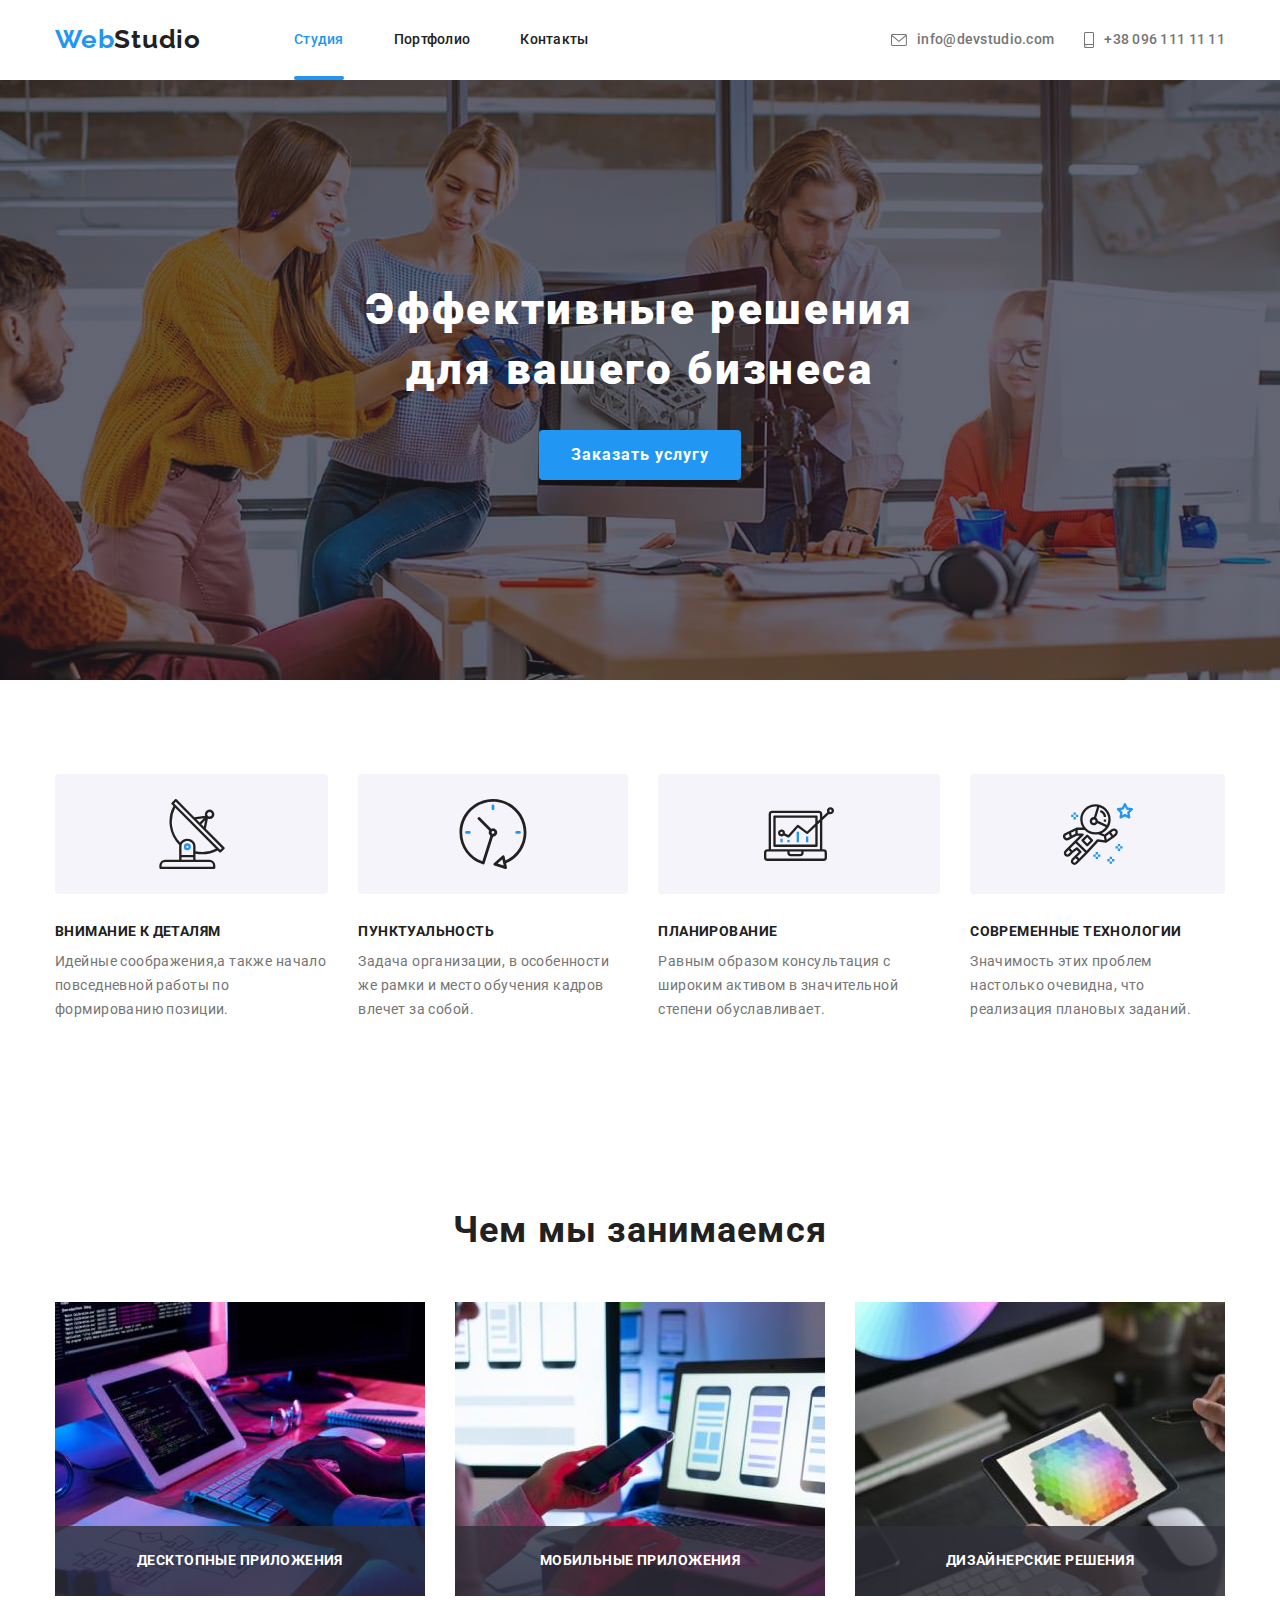
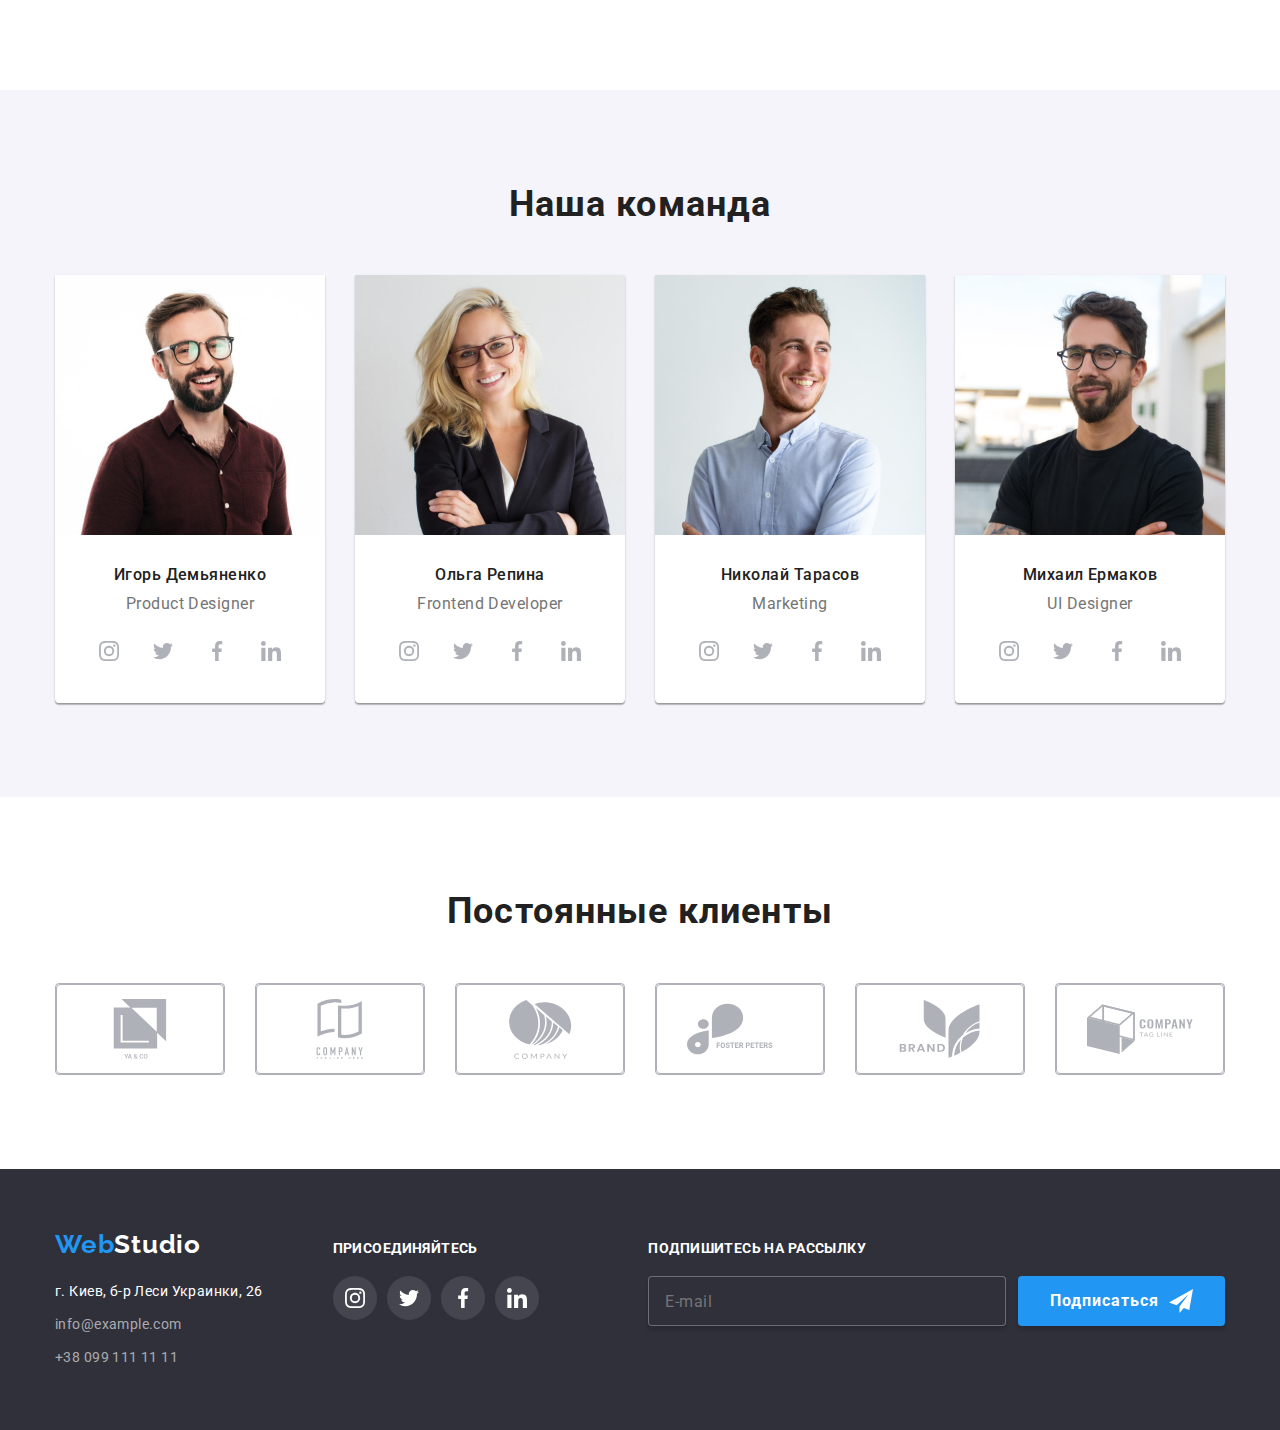
<file: index.html>
<!DOCTYPE html>
<html lang="en">
	<head>
		<meta charset="UTF-8" />
		<meta http-equiv="X-UA-Compatible" content="IE=edge" />
		<meta name="viewport" content="width=device-width, initial-scale=1.0" />
		<title>Webstudio</title>
		 <link rel="preconnect" href="https://fonts.googleapis.com" />
		<link rel="preconnect" href="https://fonts.gstatic.com" crossorigin />
		<link
			href="https://fonts.googleapis.com/css2?family=Raleway:wght@700&family=Roboto:wght@400;500;700;900&display=swap"
			rel="stylesheet"
		/>
		<link
			rel="stylesheet"
			href="https://cdnjs.cloudflare.com/ajax/libs/modern-normalize/1.1.0/modern-normalize.min.css"
		/>
		<link rel="stylesheet" href="./css/styles.css" />
		<link
		rel="stylesheet"
		href="https://cdnjs.cloudflare.com/ajax/libs/animate.css/4.1.1/animate.min.css"
	  /> 
	</head>

	<body>
		<!-- Хэдер -->
		<header>
			<div class="container main-nav">
				<nav class="menu-nav">
					<a class="logo animate__animated animate__flip " href="">Web<span class="logo-first">Studio</span> </a>
					<ul class="menu">
						<li class="menu-item">
							<a class="menu-link current" href="">Студия</a>
						</li>
						<li class="menu-item">
							<a class="menu-link" href="./portfolio.html">Портфолио</a>
						</li>
						<li class="menu-item"><a class="menu-link" href="">Контакты</a></li>
					</ul>
				</nav>
				<div class="header-contacts">
					<ul class="contacts">
						<li class="contacts-item">
							<a class="contacts-link" href="mailto:info@devstudio.com">
								<svg class="contacts-link-icon" width="16" height="12">
									<use href="./images/icon.svg#icon-envelope"></use>
								</svg>
								info@devstudio.com
							</a>
						</li>
						<li class="contacts-item icon-smartphone">
							<a class="contacts-link" href="tel:+380961111111">
								<svg class="contacts-link-icon" width="10" height="16">
									<use href="./images/icon.svg#icon-smartphone"></use>
								</svg>
								+38 096 111 11 11
							</a>
						</li>
					</ul>
				</div>
			</div>
		</header>

		<main>
			<!-- Герой -->
			<section class="hero">
				<div class="container">
					<h1 class="hero-title" lang="ru">
						Эффективные решения <br />
						для вашего бизнеса
					</h1>
					<button data-modal-open class="hero-button" type="button">
						Заказать услугу
					</button>
				</div>
			</section>
			<!-- Секция выгода -->
			<section class="section">
				<div class="container">
					<h2 class="visually-hidden">Преимущества компании</h2>
					<ul class="benefits">
						<li class="benefits-item">
							<div class="benefits-image">
								<svg class="benefits-icon" width="70" height="70">
									<use href="./images/icon.svg#icon-antenna"></use>
								</svg>
							</div>
							<h3 class="benefits-title" lang="ru">Внимание к деталям</h3>
							<p class="benefits-text" lang="ru">
								Идейные соображения,а также начало повседневной работы по
								формированию позиции.
							</p>
						</li>
						<li class="benefits-item">
							<div class="benefits-image">
								<svg class="benefits-icon" width="70" height="70">
									<use href="./images/icon.svg#icon-clock"></use>
								</svg>
							</div>
							<h3 class="benefits-title" lang="ru">Пунктуальность</h3>
							<p class="benefits-text" lang="ru">
								Задача организации, в особенности же рамки и место обучения
								кадров влечет за собой.
							</p>
						</li>
						<li class="benefits-item">
							<div class="benefits-image">
								<svg class="benefits-icon" width="70" height="70">
									<use href="./images/icon.svg#icon-diagram"></use>
								</svg>
							</div>
							<h3 class="benefits-title" lang="ru">Планирование</h3>
							<p class="benefits-text" lang="ru">
								Равным образом консультация с широким активом в значительной
								степени обуславливает.
							</p>
						</li>
						<li class="benefits-item">
							<div class="benefits-image">
								<svg class="benefits-icon" width="70" height="70">
									<use href="./images/icon.svg#icon-astronaut"></use>
								</svg>
							</div>
							<h3 class="benefits-title" lang="ru">Современные технологии</h3>
							<p class="benefits-text" lang="ru">
								Значимость этих проблем настолько очевидна, что реализация
								плановых заданий.
							</p>
						</li>
					</ul>
				</div>
			</section>
			<!-- Вид деятельности -->
			<section class="section">
				<div class="container">
					<h2 class="classes">Чем мы занимаемся</h2>
					<ul class="classes-item">
						<li class="classes-img">
							<div class="classes-tumb">
								<img
									src="./images/img1.jpg"
									alt="Working with loops"
									width="370"
									height="294"
								/>
								<p class="classes-label">Десктопные приложения</p>
							</div>
						</li>
						<li class="classes-img">
							<div class="classes-tumb">
								<img
									src="./images/img2.jpg"
									alt="Working on mobile applications"
									width="370"
									height="294"
								/>
								<p class="classes-label">Мобильные приложения</p>
							</div>
						</li>
						<li class="classes-img">
							<div class="classes-tumb">
								<img
									src="./images/img3.jpg"
									alt="Working with color picking"
									width="370"
									height="294"
								/>
								<p class="classes-label">Дизайнерские решения</p>
							</div>
						</li>
					</ul>
				</div>
			</section>
			<!-- Команда -->
			<section class="section commands">
				<div class="container">
					<h2 class="command">Наша команда</h2>
					<ul class="command-name">
						<li class="command-img">
							<img
								src="./images/Igor.jpg"
								alt="Igor"
								width="270"
								height="260"
							/>
							<div class="command-selector">
								<h3 class="command-name-title" lang="ru">Игорь Демьяненко</h3>
								<p class="command-name-text">Product Designer</p>
								<ul class="social">
									<li class="social-item">
										<a class="social-link social-inversed" href="#instagram">
											<svg class="social-icon" width="20" height="20">
												<use href="./images/icon.svg#icon-instagram"></use>
											</svg>
										</a>
									</li>
									<li class="social-item">
										<a class="social-link social-inversed" href="#twitter">
											<svg class="social-icon" width="20" height="20">
												<use href="./images/icon.svg#icon-twitter"></use>
											</svg>
										</a>
									</li>
									<li class="social-item">
										<a class="social-link social-inversed" href="#facebook">
											<svg class="social-icon" width="20" height="20">
												<use href="./images/icon.svg#icon-facebook"></use>
											</svg>
										</a>
									</li>
									<li class="social-item">
										<a class="social-link social-inversed" href="#in">
											<svg class="social-icon" width="20" height="20">
												<use href="./images/icon.svg#icon-in"></use>
											</svg>
										</a>
									</li>
								</ul>
							</div>
						</li>

						<li class="command-img">
							<img
								src="./images/Olga.jpg"
								alt="Olga"
								width="270"
								height="260"
							/>
							<div class="command-selector">
								<h3 class="command-name-title" lang="ru">Ольга Репина</h3>
								<p class="command-name-text">Frontend Developer</p>
								<ul class="social">
									<li class="social-item">
										<a class="social-link social-inversed" href="#instagram">
											<svg class="social-icon" width="20" height="20">
												<use href="./images/icon.svg#icon-instagram"></use>
											</svg>
										</a>
									</li>
									<li class="social-item">
										<a class="social-link social-inversed" href="#twitter">
											<svg class="social-icon" width="20" height="20">
												<use href="./images/icon.svg#icon-twitter"></use>
											</svg>
										</a>
									</li>
									<li class="social-item">
										<a class="social-link social-inversed" href="#facebook">
											<svg class="social-icon" width="20" height="20">
												<use href="./images/icon.svg#icon-facebook"></use>
											</svg>
										</a>
									</li>
									<li class="social-item">
										<a class="social-link social-inversed" href="#in">
											<svg class="social-icon" width="20" height="20">
												<use href="./images/icon.svg#icon-in"></use>
											</svg>
										</a>
									</li>
								</ul>
							</div>
						</li>

						<li class="command-img">
							<img
								src="./images/Nikolay.jpg"
								alt="Nikolay"
								width="270"
								height="260"
							/>
							<div class="command-selector">
								<h3 class="command-name-title" lang="ru">Николай Тарасов</h3>
								<p class="command-name-text">Marketing</p>
								<p></p>
								<ul class="social">
									<li class="social-item">
										<a class="social-link social-inversed" href="#instagram">
											<svg class="social-icon" width="20" height="20">
												<use href="./images/icon.svg#icon-instagram"></use>
											</svg>
										</a>
									</li>
									<li class="social-item">
										<a class="social-link social-inversed" href="#twitter">
											<svg class="social-icon" width="20" height="20">
												<use href="./images/icon.svg#icon-twitter"></use>
											</svg>
										</a>
									</li>
									<li class="social-item">
										<a class="social-link social-inversed" href="#facebook">
											<svg class="social-icon" width="20" height="20">
												<use href="./images/icon.svg#icon-facebook"></use>
											</svg>
										</a>
									</li>
									<li class="social-item">
										<a class="social-link social-inversed" href="#in">
											<svg class="social-icon" width="20" height="20">
												<use href="./images/icon.svg#icon-in"></use>
											</svg>
										</a>
									</li>
								</ul>
							</div>
						</li>

						<li class="command-img">
							<img
								src="./images/Michail.jpg"
								alt="Michail"
								width="270"
								height="260"
							/>
							<div class="command-selector">
								<h3 class="command-name-title" lang="ru">Михаил Ермаков</h3>
								<p class="command-name-text">UI Designer</p>
								<ul class="social">
									<li class="social-item">
										<a class="social-link social-inversed" href="#instagram">
											<svg class="social-icon" width="20" height="20">
												<use href="./images/icon.svg#icon-instagram"></use>
											</svg>
										</a>
									</li>
									<li class="social-item">
										<a class="social-link social-inversed" href="#twitter">
											<svg class="social-icon" width="20" height="20">
												<use href="./images/icon.svg#icon-twitter"></use>
											</svg>
										</a>
									</li>
									<li class="social-item">
										<a class="social-link social-inversed" href="#facebook">
											<svg class="social-icon" width="20" height="20">
												<use href="./images/icon.svg#icon-facebook"></use>
											</svg>
										</a>
									</li>
									<li class="social-item">
										<a class="social-link social-inversed" href="#in">
											<svg class="social-icon" width="20" height="20">
												<use href="./images/icon.svg#icon-in"></use>
											</svg>
										</a>
									</li>
								</ul>
							</div>
						</li>
					</ul>
				</div>
			</section>
			<!-- Клиенты -->
			<section class="section">
				<div class="container">
					<h2 class="clients">Постоянные клиенты</h2>
					<ul class="clients-permanent">
						<li class="clients-item">
							<a class="clients-link" href="">
								<svg class="clients-link-icon">
									<use href="./images/icon.svg#icon-yaco"></use>
								</svg>
							</a>
						</li>

						<li class="clients-item">
							<a class="clients-link" href="">
								<svg class="clients-link-icon">
									<use href="./images/icon.svg#icon-companyone"></use>
								</svg>
							</a>
						</li>

						<li class="clients-item">
							<a class="clients-link" href="">
								<svg class="clients-link-icon">
									<use href="./images/icon.svg#icon-companytwo"></use>
								</svg>
							</a>
						</li>

						<li class="clients-item">
							<a class="clients-link" href="">
								<svg class="clients-link-icon">
									<use href="./images/icon.svg#icon-fosters"></use>
								</svg>
							</a>
						</li>

						<li class="clients-item">
							<a class="clients-link" href="">
								<svg class="clients-link-icon">
									<use href="./images/icon.svg#icon-brand"></use>
								</svg>
							</a>
						</li>

						<li class="clients-item">
							<a class="clients-link" href="">
								<svg class="clients-link-icon">
									<use href="./images/icon.svg#icon-companythree"></use>
								</svg>
							</a>
						</li>
					</ul>
				</div>
			</section>
		</main>
		<!-- Футер -->
		<footer class="footer">
			<div class="container footer-main">
				
					<div class="footer-address">
						<a class="logo" href=""
							>Web<span class="logo-second">Studio</span></a
						>
						<address class="address">
						<ul class="footer-nav">
							<li class="footer-nav-item">
								<a
									class="footer-nav-link"
									href="https://goo.gl/maps/Tve16uMiMmE9oABs9"
									target="_blank"
									rel="noopener noreferrer"
									lang="ru"
								>
									г. Киев, б-р Леси Украинки, 26
								</a>
							</li>
							<li class="footer-nav-item">
								<a class="footer-nav-links" href="mailto:info@example.com"
									>info@example.com</a
								>
							</li>
							<li class="footer-nav-item">
								<a class="footer-nav-links" href="tel:+380991111111"
									>+38 099 111 11 11</a
								>
							</li>
						</ul>

					</address>
					</div>
					<div>
						<p class="join-title">присоединяйтесь</p>
						<ul class="join">
							<li class="social-item">
								<a class="social-link social-link-inversed" href="#instagram">
									<svg class="social-icon" width="20" height="20">
										<use href="./images/icon.svg#icon-instagram"></use>
									</svg>
								</a>
							</li>
							<li class="social-item">
								<a class="social-link social-link-inversed" href="#twitter">
									<svg class="social-icon" width="20" height="20">
										<use href="./images/icon.svg#icon-twitter"></use>
									</svg>
								</a>
							</li>
							<li class="social-item">
								<a class="social-link social-link-inversed" href="#facebook">
									<svg class="social-icon" width="20" height="20">
										<use href="./images/icon.svg#icon-facebook"></use>
									</svg>
								</a>
							</li>
							<li class="social-item">
								<a class="social-link social-link-inversed" href="#in">
									<svg class="social-icon" width="20" height="20">
										<use href="./images/icon.svg#icon-in"></use>
									</svg>
								</a>
							</li>
						</ul>
					</div>
				
				<form class="subscribe">
					<label class="subscribe-email">
						<span class="subscribe-title">Подпишитесь на рассылку</span>
						<input class="subscribe-input" type="email" name="subscribe-email" placeholder="E-mail">
					</label>
					<button class="subscribe-button subscribe-btn" type="submit">
						Подписаться
						<svg class="subscribe-icon" width="24" height="24">
							<use href="./images/icon.svg#icon-subscribe"></use>
						</svg>
					</button>
				</form>
			</div>
		</footer>
		<!-- Модальное окно -->
		<div class="backdrop is-hidden" data-modal>
			<div class="modal">
				<p class="modal-text">Оставьте свои данные, мы вам перезвоним</p>
				<form class="form">
					
						<div class="form-field">
							<label for="name" class="form-label">Имя</label>
							<input class="form-input" type="text" name="name" id="name" required />
							<svg class="form-icon" width="18" height="18">
								<use href="./images/icon.svg#icon-person"></use>
							</svg>
						</div>

						<div class="form-field">
							<label for="tel" class="form-label">Телефон</label>
							<input class="form-input" type="tel" name="tel" id="tel" required/>
							<svg class="form-icon" width="18" height="18">
								<use href="./images/icon.svg#icon-phone-number"></use>
							</svg>
						</div>

						<div class="form-field">
							<label for="mail" class="form-label">Почта</label>
							<input class="form-input" type="email" name="mail" id="mail" />
							<svg class="form-icon" width="18" height="18">
								<use href="./images/icon.svg#icon-email-black"></use>
							</svg>
						</div>

						<div class="form-field">
							<label class="form-label" for="comment">Комментарий</label>
							<textarea
								class="textarea"
								name="comment"
								id="comment"
								rows="7"
								placeholder="Введите текст"
							></textarea>
						</div>
					

					<label class="checkbox-label">
						<input type="checkbox" name="checkbox" class="checkbox-label-input visually-hidden">
						<span class="checkbox-label-icon"></span>
						<span class="checkbox-label-text">
						  Соглашаюсь с рассылкой и принимаю
						  <a href="#" class="checkbox-label-link">
							Условия договора
						  </a>
						</span>
					  </label>
					
					<button class="submit-button" type="submit">Отправить</button>

					<button class="backdrop-btn-close" data-modal-close>
						<svg class="" width="11" height="11">
							<use href="./images/icon.svg#icon-close"></use>
						</svg>
					</button>
				</form>
			</div>
		</div>
		<!-- Скрипт модального окна -->
		<script src="./js/modal.js"></script>
	</body>
</html>
</file>
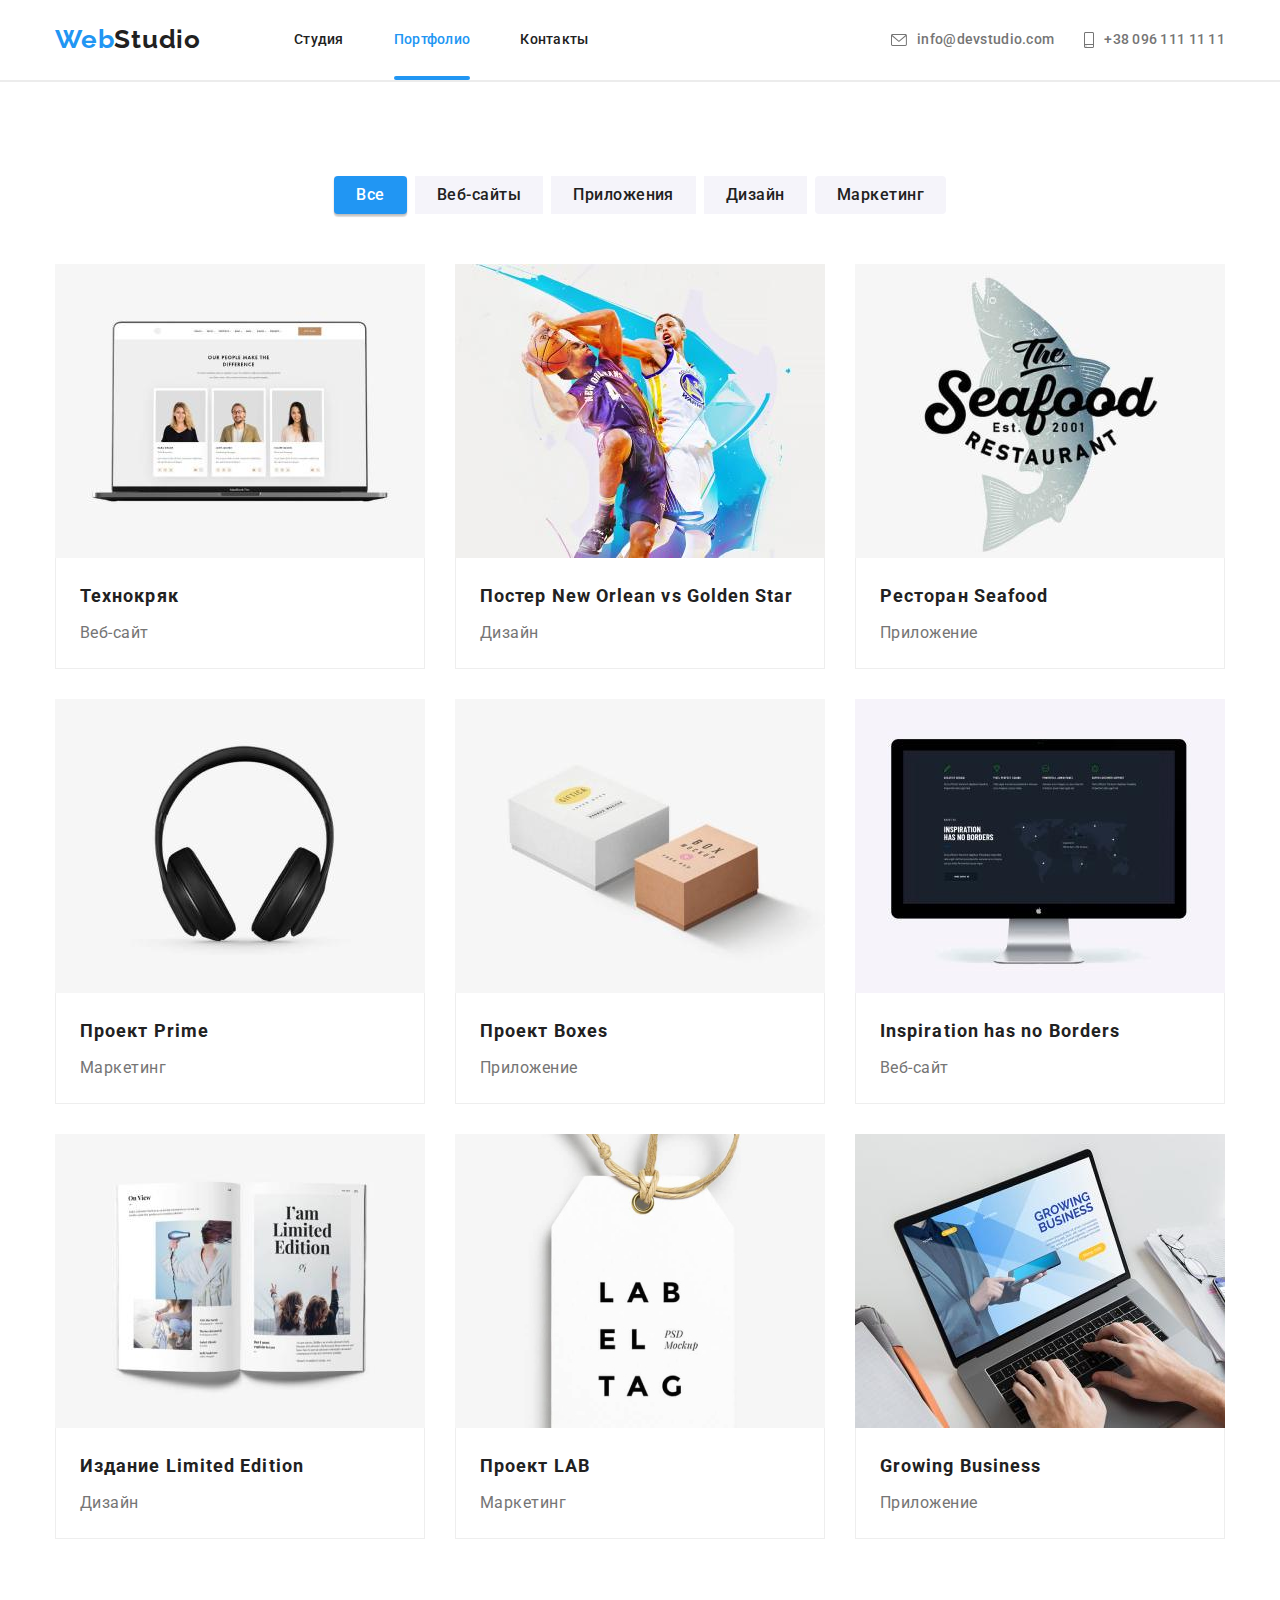
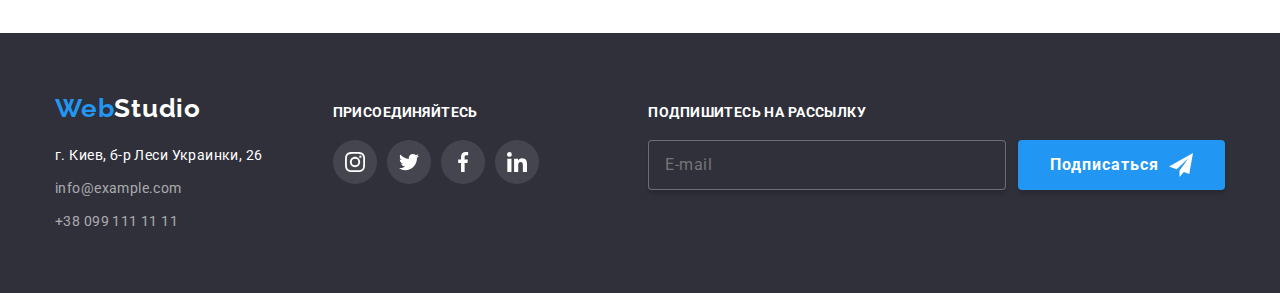
<file: portfolio.html>
<!DOCTYPE html>
<html lang="en">
	<head>
		<meta charset="UTF-8" />
		<meta http-equiv="X-UA-Compatible" content="IE=edge" />
		<meta name="viewport" content="width=device-width, initial-scale=1.0" />
		<title>Document</title>
		<link rel="preconnect" href="https://fonts.googleapis.com" />
		<link rel="preconnect" href="https://fonts.gstatic.com" crossorigin />
		<link
			href="https://fonts.googleapis.com/css2?family=Raleway:wght@700&family=Roboto:wght@400;500;700;900&display=swap"
			rel="stylesheet"
		/>
		<link
			rel="stylesheet"
			href="https://cdnjs.cloudflare.com/ajax/libs/modern-normalize/1.1.0/modern-normalize.min.css"
		/>
		<link
		rel="stylesheet"
		href="https://cdnjs.cloudflare.com/ajax/libs/animate.css/4.1.1/animate.min.css"
	  />
		<link rel="stylesheet" href="./css/styles.css" />
	</head>

	<body>
		<header class="header">
			<div class="container main-nav">
				<nav class="menu-nav">
					<a class="logo animate__animated animate__flip" href="">Web<span class="logo-first">Studio</span> </a>
					<ul class="menu">
						<li class="menu-item">
							<a class="menu-link" href="./index.html">Студия</a>
						</li>
						<li class="menu-item">
							<a class="menu-link current" href="./portfolio.html">Портфолио</a>
						</li>
						<li class="menu-item"><a class="menu-link" href="">Контакты</a></li>
					</ul>
				</nav>
				<div class="header-contacts">
					<ul class="contacts">
						<li class="contacts-item">
							<a class="contacts-link" href="mailto:info@devstudio.com">
								<svg class="contacts-link-icon" width="16" height="12">
									<use href="./images/icon.svg#icon-envelope"></use>
								</svg>
								info@devstudio.com
							</a>
						</li>

						<li class="contacts-item icon-smartphone">
							<a class="contacts-link" href="tel:+380961111111">
								<svg class="contacts-link-icon" width="10" height="16">
									<use href="./images/icon.svg#icon-smartphone"></use>
								</svg>
								+38 096 111 11 11</a
							>
						</li>
					</ul>
				</div>
			</div>
		</header>

		<main>
			<section class="section">
				<div class="container">
					<h1 class="visually-hidden">Фильтр и наши работы</h1>

					<ul class="filter">
						<li class="filter-item">
							<button class="filter-button filter-button-current" type="button">
								Все
							</button>
						</li>
						<li class="filter-item">
							<button class="filter-button" type="button">Веб-сайты</button>
						</li>
						<li class="filter-item">
							<button class="filter-button" type="button">Приложения</button>
						</li>
						<li class="filter-item">
							<button class="filter-button" type="button">Дизайн</button>
						</li>
						<li class="filter-item">
							<button class="filter-button" type="button">Маркетинг</button>
						</li>
					</ul>
					<!-- Работы -->
					<ul class="works">
						<li class="works-item">
							<a class="works-link" href="">
								<div class="works-img">
									<img
										src="./images/technocr.jpg"
										alt="notebook"
										width="370"
										height="294"
									/>
									<div class="works-overlay">
										<p class="works-label">
											Технокряк это современная площадка распространения
											коронавируса. Компании используют эту платформу для
											цифрового шпионажа и атак на защищённые сервера
											конкурентов.
										</p>
									</div>
								</div>

								<div class="works-selector">
									<h2 class="works-title" lang="ru">Технокряк</h2>
									<p class="works-text">Веб-сайт</p>
								</div>
							</a>
						</li>

						<li class="works-item">
							<a class="works-link" href="">
								<div class="works-img">
									<img
										src="./images/poster.jpg"
										alt="notebook"
										width="370"
										height="294"
									/>
									<div class="works-overlay">
										<p class="works-label">
											Технокряк это современная площадка распространения
											коронавируса. Компании используют эту платформу для
											цифрового шпионажа и атак на защищённые сервера
											конкурентов.
										</p>
									</div>
								</div>
								<div class="works-selector">
									<h2 class="works-title">Постер New Orlean vs Golden Star</h2>
									<p class="works-text" lang="ru">Дизайн</p>
								</div>
							</a>
						</li>

						<li class="works-item">
							<a class="works-link" href="">
								<div class="works-img">
									<img
										src="./images/restoran.jpg"
										alt="notebook"
										width="370"
										height="294"
									/>
									<div class="works-overlay">
										<p class="works-label">
											Технокряк это современная площадка распространения
											коронавируса. Компании используют эту платформу для
											цифрового шпионажа и атак на защищённые сервера
											конкурентов.
										</p>
									</div>
								</div>
								<div class="works-selector">
									<h2 class="works-title">Ресторан Seafood</h2>
									<p class="works-text">Приложение</p>
								</div>
							</a>
						</li>

						<li class="works-item">
							<a class="works-link" href="">
								<div class="works-img">
									<img
										src="./images/prime.jpg"
										alt="notebook"
										width="370"
										height="294"
									/>
									<div class="works-overlay">
										<p class="works-label">
											Технокряк это современная площадка распространения
											коронавируса. Компании используют эту платформу для
											цифрового шпионажа и атак на защищённые сервера
											конкурентов.
										</p>
									</div>
								</div>
								<div class="works-selector">
									<h2 class="works-title">Проект Prime</h2>
									<p class="works-text">Маркетинг</p>
								</div>
							</a>
						</li>

						<li class="works-item">
							<a class="works-link" href="">
								<div class="works-img">
									<img
										src="./images/boxes.jpg"
										alt="notebook"
										width="370"
										height="294"
									/>
									<div class="works-overlay">
										<p class="works-label">
											Технокряк это современная площадка распространения
											коронавируса. Компании используют эту платформу для
											цифрового шпионажа и атак на защищённые сервера
											конкурентов.
										</p>
									</div>
								</div>
								<div class="works-selector">
									<h2 class="works-title">Проект Boxes</h2>
									<p class="works-text">Приложение</p>
								</div>
							</a>
						</li>

						<li class="works-item">
							<a class="works-link" href="">
								<div class="works-img">
									<img
										src="./images/monitor.jpg"
										alt="notebook"
										width="370"
										height="294"
									/>
									<div class="works-overlay">
										<p class="works-label">
											Технокряк это современная площадка распространения
											коронавируса. Компании используют эту платформу для
											цифрового шпионажа и атак на защищённые сервера
											конкурентов.
										</p>
									</div>
								</div>
								<div class="works-selector">
									<h2 class="works-title">Inspiration has no Borders</h2>
									<p class="works-text">Веб-сайт</p>
								</div>
							</a>
						</li>

						<li class="works-item">
							<a class="works-link" href="">
								<div class="works-img">
									<img
										src="./images/book.jpg"
										alt="notebook"
										width="370"
										height="294"
									/>
									<div class="works-overlay">
										<p class="works-label">
											Технокряк это современная площадка распространения
											коронавируса. Компании используют эту платформу для
											цифрового шпионажа и атак на защищённые сервера
											конкурентов.
										</p>
									</div>
								</div>
								<div class="works-selector">
									<h2 class="works-title">Издание Limited Edition</h2>
									<p class="works-text">Дизайн</p>
								</div>
							</a>
						</li>

						<li class="works-item">
							<a class="works-link" href="">
								<div class="works-img">
									<img
										src="./images/lab1.jpg"
										alt="notebook"
										width="370"
										height="294"
									/>
									<div class="works-overlay">
										<p class="works-label">
											Технокряк это современная площадка распространения
											коронавируса. Компании используют эту платформу для
											цифрового шпионажа и атак на защищённые сервера
											конкурентов.
										</p>
									</div>
								</div>
								<div class="works-selector">
									<h2 class="works-title">Проект LAB</h2>
									<p class="works-text" lang="ru">Маркетинг</p>
								</div>
							</a>
						</li>

						<li class="works-item">
							<a class="works-link" href="">
								<div class="works-img">
									<img
										src="./images/laptop.jpg"
										alt="notebook"
										width="370"
										height="294"
									/>
									<div class="works-overlay">
										<p class="works-label">
											Технокряк это современная площадка распространения
											коронавируса. Компании используют эту платформу для
											цифрового шпионажа и атак на защищённые сервера
											конкурентов.
										</p>
									</div>
								</div>
								<div class="works-selector">
									<h2 class="works-title">Growing Business</h2>
									<p class="works-text">Приложение</p>
								</div>
							</a>
						</li>
					</ul>
				</div>
			</section>
		</main>
		<!-- Футер -->
		<footer class="footer">
			<div class="container footer-main">
				
					<div class="footer-address">
						<a class="logo" href=""
							>Web<span class="logo-second">Studio</span></a
						>
						<address class="address">
						<ul class="footer-nav">
							<li class="footer-nav-item">
								<a
									class="footer-nav-link"
									href="https://goo.gl/maps/Tve16uMiMmE9oABs9"
									target="_blank"
									rel="noopener noreferrer"
									lang="ru"
								>
									г. Киев, б-р Леси Украинки, 26
								</a>
							</li>
							<li class="footer-nav-item">
								<a class="footer-nav-links" href="mailto:info@example.com"
									>info@example.com</a
								>
							</li>
							<li class="footer-nav-item">
								<a class="footer-nav-links" href="tel:+380991111111"
									>+38 099 111 11 11</a
								>
							</li>
						</ul>
					</address>

					</div>
					<div>
						<p class="join-title">присоединяйтесь</p>
						<ul class="join">
							<li class="social-item">
								<a class="social-link social-link-inversed" href="#instagram">
									<svg class="social-icon" width="20" height="20">
										<use href="./images/icon.svg#icon-instagram"></use>
									</svg>
								</a>
							</li>
							<li class="social-item">
								<a class="social-link social-link-inversed" href="#twitter">
									<svg class="social-icon" width="20" height="20">
										<use href="./images/icon.svg#icon-twitter"></use>
									</svg>
								</a>
							</li>
							<li class="social-item">
								<a class="social-link social-link-inversed" href="#facebook">
									<svg class="social-icon" width="20" height="20">
										<use href="./images/icon.svg#icon-facebook"></use>
									</svg>
								</a>
							</li>
							<li class="social-item">
								<a class="social-link social-link-inversed" href="#in">
									<svg class="social-icon" width="20" height="20">
										<use href="./images/icon.svg#icon-in"></use>
									</svg>
								</a>
							</li>
						</ul>
					</div>
				
				<form class="subscribe">
					<label class="subscribe-email">
						<span class="subscribe-title">Подпишитесь на рассылку</span>
						<input class="subscribe-input" type="email" name="subscribe-email" placeholder="E-mail">
					</label>
					<button class="subscribe-button subscribe-btn" type="submit">
						Подписаться
						<svg class="subscribe-icon" width="24" height="24">
							<use href="./images/icon.svg#icon-subscribe"></use>
						</svg>
					</button>
				</form>
			</div>
		</footer>
	</body>
</html>
</file>
<file: css/styles.css>
:root {
	--primary-text-color: #212121;
	--back-ground-color: #2196f3;
	--secondary-text-color: #ffffff;
	--hero-color: #2f303a;
	--light-text-color: #757575;
	--border-line-color: #ececec;
	--footer-background-color: rgba(255, 255, 255, 0.6);
	--command-fon: #f5f4fa;
	--button-submit-color: #188ce8;
	--works-bg-color: #eeeeee;
	--icon-border-color: #afb1b8;
	--classes-background: rgba(47, 48, 58, 0.8);
	--works-bgc: rgba(33, 150, 243, 0.9);
	--transition-time: 250ms;
	--transition-function: cubic-bezier(0.4, 0, 0.2, 1);
}
body {
	font-family: "Roboto", sans-serif;
	color: var(--primary-text-color);
	background-color: var(--secondary-text-color);
}

a {
	text-decoration: none;
}
.container {
	margin: 0 auto;
	width: 1200px;
	padding-left: 15px;
	padding-right: 15px;
	
}
h1,
h2,
h3,
h4,
h5,
h6,
p {
	margin: 0;
}
ul {
	margin: 0;
	padding: 0;
	list-style: none;
}
img {
	display: block;
	height: auto;
	max-width: 100%;
}
.visually-hidden {
	margin-top: 0;
	position: absolute;
	clip: rect(1px, 1px, 1px, 1px);
	padding: 0;
	border: 0;
	height: 1px;
	width: 1px;
	overflow: hidden;
}

.section {
	padding-top: 94px;
	padding-bottom: 94px;
	/* border: 1px solid red; */
}
/* Кнопки */
.hero-button,
.filter-button,
.backdrop-btn-close,
.submit-button,
.subscribe-button {
	margin: 0 auto;
	text-align: center;
	border-radius: 4px;
	border: 0;
	background-color: var(--back-ground-color);
	color: var(--secondary-text-color);
	cursor: pointer;
}
/* хэдер */
.header {
	background-color: var(--secondary-text-color);
	border-bottom: 2px solid var(--border-line-color);
}

.logo {
	font-family: Raleway;
	font-weight: 700;
	font-size: 26px;
	line-height: 1.2;
	letter-spacing: 0.03em;
	color: var(--back-ground-color);
	font-style: normal;
}
.logo-first {
	color: var(--primary-text-color);
}
.logo-second {
	color: var(--secondary-text-color);
}

/* флексы */
.main-nav,
.menu-nav,
.menu,
.contacts,
.benefits,
.classes-item,
.command-name,
.filter,
.clients-permanent,
.social,
.join {
	display: flex;
	align-items: center;
}

.menu {
	margin-left: 93px;
}
.header-contacts {
	margin-left: auto;
}

.contacts-item .contacts-link-icon {
	margin-right: 10px;
	fill: currentColor;
}
.contacts-link {
	display: flex;
	align-items: center;
	padding: 32px 0px;
	transition: color var(--transition-time) var(--transition-function);
}

.menu .menu-item:not(:last-child) {
	margin-right: 50px;
}
.benefits .benefits-item:not(:last-child),
.classes-item .classes-img:not(:last-child),
.command-name .command-img:not(:last-child),
.clients-item:not(:last-child),
.contacts .contacts-item:not(:last-child) {
	margin-right: 30px;
}
.filter-item:not(:last-child) {
	margin-right: 8px;
	background-color: var(--command-fon);
}

/* фильтр кнопок */
.filter {
	justify-content: center;
	margin-bottom: 50px;
}

.filter-button {
	text-align: center;
	min-width: 73px;
	background-color: var(--command-fon);
	padding: 6px 22px;
	font-weight: 500;
	font-size: 16px;
	line-height: 1.63;
	letter-spacing: 0.03em;
	color: var(--primary-text-color);
	text-transform: none;
	cursor: pointer;
	border: none;
	transition: box-shadow var(--transition-time) var(--transition-function),
		color var(--transition-time) var(--transition-function),
		background-color var(--transition-time) var(--transition-function);
}
.filter-button:hover,
.filter-button:focus {
	background-color: var(--back-ground-color);
	color: var(--secondary-text-color);
	box-shadow: 0px 3px 1px rgba(0, 0, 0, 0.1), 0px 1px 2px rgba(0, 0, 0, 0.08),
		0px 2px 2px rgba(0, 0, 0, 0.12);
}
.filter-button-current {
	background-color: var(--back-ground-color);
	color: var(--secondary-text-color);
	box-shadow: 0px 3px 1px rgba(0, 0, 0, 0.1), 0px 1px 2px rgba(0, 0, 0, 0.08),
		0px 2px 2px rgba(0, 0, 0, 0.12);
}

/* меню и навигация */
.menu-link {
	display: block;
	padding-top: 32px;
	padding-bottom: 32px;
	font-weight: 500;
	font-size: 14px;
	line-height: 1.14;
	letter-spacing: 0.02em;
	color: var(--primary-text-color);
	transition: color var(--transition-time) var(--transition-function);
}

.contacts-link {
	font-weight: 500;
	font-size: 14px;
	line-height: 1.14;
	letter-spacing: 0.02em;
	color: var(--light-text-color);
	transition: color var(--transition-time) var(--transition-function);
}
.menu-link.current {
	color: var(--back-ground-color);
}
.menu-link {
	position: relative;
}
.current::after {
	content: "";
	display: block;
	width: 100%;
	height: 4px;
	position: absolute;
	left: 0;
	bottom: 0;
	background-color: var(--back-ground-color);
}

.menu-link::after {
	display: block;
	border-radius: 2px;
}
.menu-link:hover,
.menu-link:focus,
.contacts .contacts-link:hover,
.contacts .contacts-link:focus {
	color: var(--back-ground-color);
}

/* герой */
.hero {
	max-width: 1600px;
	height: 600px;
	padding-top: 200px;
	padding-bottom: 200px;
	text-align: center;
	background-position: center;
	margin-right: auto;
	background-size: cover;
	background-repeat: no-repeat;
	background-color: var(--hero-color);
	background-image: linear-gradient(
			to right,
			rgba(47, 48, 58, 0.4),
			rgba(47, 48, 58, 0.4)
		),
		url(../images/hero.jpg);
}
.hero-title {
	font-weight: 900;
	font-size: 44px;
	margin-left: auto;
	margin-right: auto;
	line-height: 1.36;
	letter-spacing: 0.06em;
	color: var(--secondary-text-color);
	margin-bottom: 30px;
}
.hero-button {
	display: inline-block;
	padding: 10px 32px;
	min-width: 200px;
	border-radius: 4px;
	text-align: center;
	font-weight: 700;
	font-size: 16px;
	line-height: 1.87;
	letter-spacing: 0.06em;
	background-color: var(--back-ground-color);
	color: var(--secondary-text-color);
	box-shadow: 0px 4px 4px rgba(0, 0, 0, 0.15);
	transition: background-color var(--transition-time) var(--transition-function);
}
.hero-button:hover,
.hero-button:focus {
	background-color: #188ce8;
}

/* секция выгода */
.benefits-title {
	font-weight: 700;
	font-size: 14px;
	line-height: 1.14;
	letter-spacing: 0.03em;
	color: var(--primary-text-color);
	text-transform: uppercase;
}
.benefits-text {
	margin-top: 10px;
	margin-bottom: 0;
	font-size: 14px;
	line-height: 1.71;
	letter-spacing: 0.03em;
	color: var(--light-text-color);
}
.benefits-image {
	display: flex;
	justify-content: center;
	align-items: center;
	margin-bottom: 30px;
	height: 120px;
	background-color: var(--command-fon);
	border-radius: 4px;
}

/* работы */
.works-title {
	margin-top: 0;
	margin-bottom: 4px;
	font-weight: 700;
	font-size: 18px;
	line-height: 2;
	letter-spacing: 0.06em;
	color: var(--primary-text-color);
}
.works-text {
	margin-top: 0;
	margin-bottom: 0;
	font-size: 16px;
	line-height: 1.87;
	letter-spacing: 0.03em;
	color: var(--light-text-color);
}

.works-link:hover .works-overlay,
.works-link:focus .works-overlay {
	transform: translateY(0);
	visibility: visible;
}
.works-label {
	font-size: 18px;
	line-height: 1.55;
	letter-spacing: 0.03em;
	color: var(--secondary-text-color);
}

.works-overlay {
	position: absolute;
	top: 0;
	left: 0;
	width: 100%;
	height: 100%;
	transform: translateY(100%);
	visibility: hidden;
	padding: 63px 24px;
	background-color: var(--works-bgc);
	transition: transform var(--transition-time) var(--transition-function),
		visibility var(--transition-time) var(--transition-function);
}

.works-selector {
	padding: 20px 24px;
	border-left: 1px solid var(--works-bg-color);
	border-right: 1px solid var(--works-bg-color);
	border-bottom: 1px solid var(--works-bg-color);
}
.works-item {
	display: flex;
	width: 370px;
	margin-right: 30px;
	margin-bottom: 30px;
}
.works-img {
	position: relative;
	overflow: hidden;
}
.works-link {
	width: 100%;
	height: 100%;
	border-radius: 0px 0px 4px 4px;
	transition: box-shadow var(--transition-time) var(--transition-function);
}
.works-link:hover,
.works-link:focus {
	box-shadow: 0px 1px 1px rgba(0, 0, 0, 0.12), 0px 4px 4px rgba(0, 0, 0, 0.06),
		1px 4px 6px rgba(0, 0, 0, 0.16);
}
.works-item:nth-child(3n) {
	margin-right: 0;
}
.works-item:nth-last-child(-n + 3) {
	margin-bottom: 0;
}
.works {
	display: flex;
	flex-wrap: wrap;
}

/* вид деятельности */
.classes {
	margin-bottom: 50px;
	margin-top: 0;
	font-weight: 700;
	font-size: 36px;
	line-height: 1.16;
	letter-spacing: 0.03em;
	text-align: center;
}

.classes-tumb {
	position: relative;
	display: flex;
}
.classes-tumb::before {
	content: "";
	display: block;
	position: absolute;
	left: 0;
	bottom: 0;
	width: 100%;
	height: 70px;
	background: var(--classes-background);
}
.classes-label {
	position: absolute;
	left: 50%;
	bottom: 27px;
	width: 100%;
	font-weight: 700;
	font-size: 14px;
	line-height: 1.14;
	text-align: center;
	letter-spacing: 0.03em;
	color: var(--secondary-text-color);
	transform: translate(-50%, 0);
	text-transform: uppercase;
}
/* команда */
.commands {
	background-color: var(--command-fon);
}
.command-img {
	box-shadow: 0px 1px 3px rgba(0, 0, 0, 0.12), 0px 1px 1px rgba(0, 0, 0, 0.14),
		0px 2px 1px rgba(0, 0, 0, 0.2);
	border-radius: 0px 0px 4px 4px;
	background-color: var(--secondary-text-color);
}
.command,
.clients {
	margin-bottom: 50px;
	margin-top: 0;
	font-weight: 700;
	font-size: 36px;
	line-height: 1.16;
	letter-spacing: 0.03em;
	text-align: center;
}
.command-name-title {
	margin-top: 0;
	text-align: center;
	margin-bottom: 10px;
	font-weight: 500;
	font-size: 16px;
	line-height: 1.19;
	letter-spacing: 0.03em;
}
.command-name-text {
	margin-top: 0;
	margin-bottom: 16px;
	text-align: center;
	font-size: 16px;
	line-height: 1.19;
	letter-spacing: 0.03em;
	color: var(--light-text-color);
}
.command-selector {
	padding-bottom: 30px;
	padding-top: 30px;
}

/* Клиенты */
.clients-item {
	border: 1px solid var(--icon-border-color);
	border-radius: 4px;
	width: 170px;
	height: 92px;
	cursor: pointer;
}
.clients-link {
	display: flex;
	align-items: center;
	justify-content: center;
	width: 100%;
	height: 100%;
	box-sizing: border-box;
	cursor: pointer;
	border: 1px solid var(--icon-border-color);
	border-radius: 4px;
	fill: var(--icon-border-color);
	transition: border var(--transition-time) var(--transition-function);
}

.clients-link-icon {
	width: 106px;
	height: 60px;
	transition: fill var(--transition-time) var(--transition-function);
}

.clients-link-icon:hover,
.clients-link-icon:focus,
.clients-link:hover,
.clients-link:focus {
	border-color: var(--back-ground-color);
	fill: var(--back-ground-color);
}

/* футер */
.footer {
	background-color: var(--hero-color);
	padding-bottom: 60px;
	padding-top: 60px;
}
.footer .footer-nav-item:not(:last-child) {
	margin-bottom: 9px;
}

.footer-nav .footer-nav-link {
	font-size: 14px;
	line-height: 1.7;
	letter-spacing: 0.03em;
	color: var(--secondary-text-color);
}
.footer-nav {
	font-style: normal;
	margin-top: 20px;
}
.footer-address:not(:last-child) {
	margin-right: 70px;
}
.footer-nav .footer-nav-links {
	font-size: 14px;
	line-height: 1.7;
	letter-spacing: 0.03em;
	color: var(--footer-background-color);
}
.footer-main {
	display: flex;
	align-items: baseline;
}
/* присоединяйтесь */

.address {
	display: flex;
	align-items: baseline;
}

.join-title,
.subscribe-title {
	font-weight: 700;
	font-size: 14px;
	line-height: 16px;
	letter-spacing: 0.03em;
	text-transform: uppercase;
	color: var(--secondary-text-color);
	font-style: normal;
	margin-bottom: 20px;
}
/* Соц.сети */
.social {
	justify-content: center;
}
.social-link {
	display: flex;
	justify-content: center;
	align-items: center;
	fill: var(--secondary-text-color);
	background-color: rgba(255, 255, 255, 0.1);
	width: 44px;
	height: 44px;
	border-radius: 50%;
	transition: background-color var(--transition-time) var(--transition-function);
}
.social-link-inversed {
	background-color: rgba(255, 255, 255, 0.1);
	fill: var(--secondary-text-color);
	transition: background-color var(--transition-time) var(--transition-function);
}

.social-link-inversed:hover,
.social-link-inversed:focus {
	background-color: var(--back-ground-color);
}

.social-link:hover,
.social-link:focus {
	background-color: var(--back-ground-color);
	fill: var(--secondary-text-color);
}

.social-inversed {
	background-color: transparent;
	fill: var(--icon-border-color);
}

.social-item:not(:last-child) {
	margin-right: 10px;
}


/* Модальное окно */
.backdrop {
	opacity: 1;
	position: fixed;
	width: 100%;
	height: 100%;
	top: 0;
	left: 0;
	background: rgba(0, 0, 0, 0.2);
	transition: opacity var(--transition-time) var(--transition-function);
}
.backdrop.is-hidden {
	opacity: 0;
	pointer-events: none;
}
.backdrop-btn-close:hover,
.backdrop-btn-close:focus {
	fill: var(--back-ground-color);
}

.backdrop-btn-close {
	display: flex;
	justify-content: center;
	align-items: center;
	position: absolute;
	top: 8px;
	right: 8px;
	width: 30px;
	height: 30px;
	border-radius: 50%;
	box-sizing: border-box;
	border: 1px solid rgba(0, 0, 0, 0.1);
	background-color: var(--secondary-text-color);
	transition: fill var(--transition-time) var(--transition-function);
}
.modal {
	position: absolute;
	transition: transform;
	top: 50%;
	left: 50%;
	padding: 40px;
	transform: translate(-50%, -50%) scale(1);
	min-width: 528px;
	min-height: 581px;
	box-shadow: 0px 1px 3px rgba(0, 0, 0, 0.12), 0px 1px 1px rgba(0, 0, 0, 0.14),
		0px 2px 1px rgba(0, 0, 0, 0.2);
	border-radius: 4px;
	background-color: var(--secondary-text-color);
}
.modal-text {
	text-align: center;
	font-weight: 700;
	font-size: 20px;
	line-height: 1.15;
	text-align: center;
	letter-spacing: 0.03em;
	margin-bottom: 12px;
	
	
}
/* Форма */

.form-field {
	display: flex;
	flex-direction: column;
	position: relative;
	margin-bottom: 10px;
}
.form-label {
	
	font-size: 12px;
	line-height: 1.16;
	letter-spacing: 0.01em;
	color: var(--light-text-color);
}
.form-input {
	margin: 0;
	padding: 12px 42px;
	height: 40px;
	border: 1px solid rgba(33, 33, 33, 0.2);
	box-sizing: border-box;
	border-radius: 4px;
	position: relative;
	cursor: pointer;
	outline: none;
	transition: border-color var(--transition-time) var(--transition-function);
	transition: border-color var(--transition-time) var(--transition-function);
} 

.form-field label {
	margin-bottom: 4px;
}

 .form-icon {
	position: absolute;
	top: 30px;
	left: 15px;
	transition: fill var(--transition-time) var(--transition-function);
} 

.form-input:focus + .form-icon{
	fill: var(--back-ground-color);
	
}

.form-input:focus {
	border-color: var(--back-ground-color);
}

.textarea::placeholder {
	font-weight: 400;
	font-size: 12px;
	line-height: 1.16;
	letter-spacing: 0.01em;
	color: rgba(117, 117, 117, 0.5);
}


.textarea {
	border: 1px solid rgba(33, 33, 33, 0.2);
	box-sizing: border-box;
	border-radius: 4px;
	padding: 12px 16px;
	resize: none;
	cursor: pointer;
	outline: none;
	transition: border-color var(--transition-time) var(--transition-function);
}
.textarea:hover,
.textarea:focus {
	border-color: var(--back-ground-color);
}
 .checkbox {
	display: flex;
	align-items: center;
	justify-content: center;
	position: absolute;
}

.checkbox-label-text {
	margin: 0;
	font-size: 14px;
	line-height: 1.71;
	letter-spacing: 0.03em;
	color: var(--light-text-color);
	
	
}
.checkbox-label-link {
	color: var(--back-ground-color);
	cursor: pointer;
	margin: 0;
	text-decoration: underline;
	
} 
.checkbox-label-icon {
	content: '';
	display: inline-block;
	width: 16px;
	height: 15px;
	background-color: var(--secondary-text-color);
	border-radius: 2px;
	border: 2px solid var(--primary-text-color);
	
	
}

.checkbox-label {
	display: flex;
	justify-content: center;
	align-items: center;
	cursor: pointer;
	margin-bottom: 30px;
	
  }
 
  
  
  .checkbox-label-input:checked + .checkbox-label-icon {
	border-radius: 2px;
	background-image: url(../images/icon-check.svg);
	background-size: contain;
	background-color: var(--back-ground-color);
	fill: var(--back-ground-color);
	display: flex;
	align-items: center;
	justify-content: center;
	border-color: var(--back-ground-color);
	
  }
  
  .checkbox-label-icon {
	display: inline-block;
	width: 16px;
	height: 15px;
	margin-right: 7px;
	transition: background-color var(--transition-time) var(--transition-function);
  }
  
  .checkbox-label-link {
	color: var(--back-ground-color);
	text-decoration: underline;
  }


.submit-button,
.subscribe-button {
	display: block;
	margin-left: auto;
	margin-right: auto;
	padding: 10px 32px;
	border-radius: 4px;
	text-align: center;
	font-weight: 700;
	font-size: 16px;
	line-height: 1.87;
	letter-spacing: 0.06em;
	background-color: var(--back-ground-color);
	color: var(--secondary-text-color);
	box-shadow: 0px 4px 4px rgba(0, 0, 0, 0.15);
	transition: background-color var(--transition-time) var(--transition-function);
}
.submit-button:hover,
.submit-button:focus,
.subscribe-button:hover,
.subscribe-button:focus {
	background-color: var(--button-submit-color);
}
/* Подписка */
 .subscribe {
	display: flex;
	align-items: flex-end;
	margin-left: auto;
  	
  } 
  
  .subscribe-email {
	display: flex;
	flex-direction: column;
	margin-right: 12px;
  }
  
  .subscribe-input {
	min-width: 358px;
	height: 50px;
	padding-left: 16px;
  	font-size: 16px;
	line-height: 1.25;
	letter-spacing: 0.03em;
	color: rgba(255, 255, 255, 0.6);
  	background-color: var(--hero-color);
	border: 1px solid rgba(255, 255, 255, 0.3);
	box-shadow: 0px 4px 4px rgba(0, 0, 0, 0.15);
	border-radius: 4px;
  	transition: border-color var(--transition-time)
	  var(--transition-function);
  }
  
  .subscribe-input:hover,
  .subscribe-input:focus {
	border-color:  var(--back-ground-color);
	outline: 0; 
  }
  
  .subscribe-btn {
	display: flex;
	justify-content: center;
	align-items: center;
  }
  
  .subscribe-icon {
	margin-left: 10px;
  }
</file>
